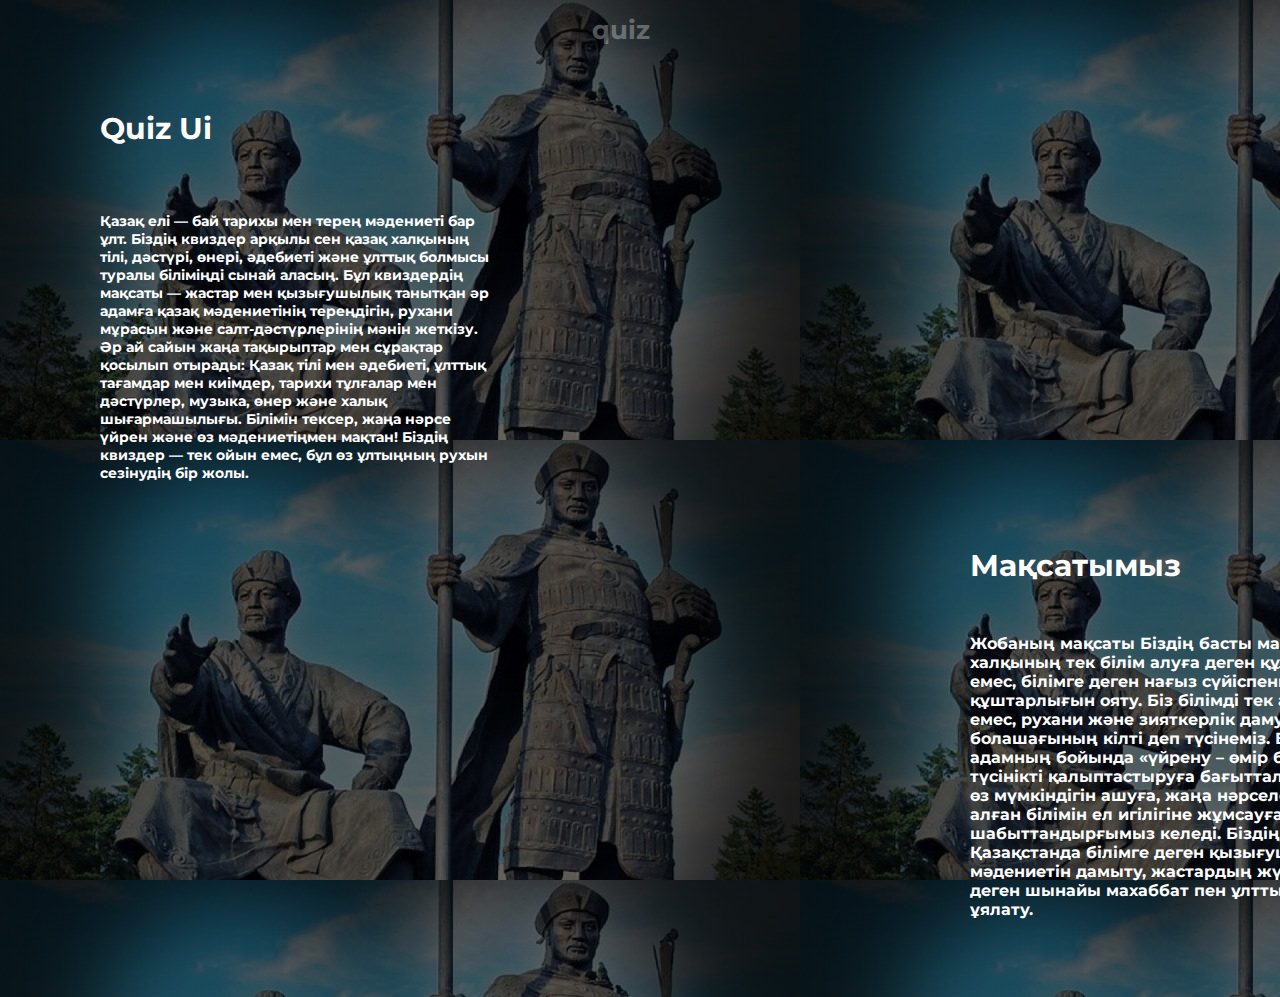
<file: index.html>
<!DOCTYPE html>
<html lang="en">

<head>
    <meta charset="UTF-8">
    <meta name="viewport" content="width=device-width, initial-scale=1.0">
    <link rel="stylesheet" href="style.css">
    <title>Document</title>
</head>

<body>
    <header id="header">
        <a href="index.html">main</a>
        <a href="./pages/quiz.html">quiz</a>
        <a href="./pages/practise.html">practise</a>
    </header>
    <div class="phone-menu">
        <div class="hamburger-menu">
            <input id="menu__toggle" type="checkbox" />
            <label class="menu__btn" for="menu__toggle">
                <span></span>
            </label>
            <ul class="menu__box">
                <li><a class="menu__item" href="index.html">main</a></li>
                <li><a class="menu__item" href="./pages/quiz.html">quiz</a></li>
                <li><a class="menu__item" href="./pages/practise.html">practise</a></li>
            </ul>
        </div>
    </div>
    <div id="text">
        <p>Quiz Ui</p>
    </div>
    <main class="main-text">
        <p>Қазақ елі — бай тарихы мен терең мәдениеті бар ұлт.
            Біздің квиздер арқылы сен қазақ халқының тілі, дәстүрі, өнері, әдебиеті және ұлттық болмысы туралы біліміңді
            сынай аласың.

            Бұл квиздердің мақсаты — жастар мен қызығушылық танытқан әр адамға
            қазақ мәдениетінің тереңдігін, рухани мұрасын және салт-дәстүрлерінің мәнін жеткізу.

            Әр ай сайын жаңа тақырыптар мен сұрақтар қосылып отырады:

            Қазақ тілі мен әдебиеті,

            ұлттық тағамдар мен киімдер,

            тарихи тұлғалар мен дәстүрлер,

            музыка, өнер және халық шығармашылығы.

            Білімін тексер, жаңа нәрсе үйрен және өз мәдениетіңмен мақтан!
            Біздің квиздер — тек ойын емес, бұл өз ұлтыңның рухын сезінудің бір жолы.</p>
    </main>
    <div id="goals">    
        <h3>Мақсатымыз</h3>
        <p>
            Жобаның мақсаты
            Біздің басты мақсатымыз – қазақ халқының тек білім алуға деген құлшынысын ғана емес, білімге деген нағыз
            сүйіспеншілігі мен құштарлығын ояту.
            Біз білімді тек ақпарат көзі ретінде емес, рухани және зияткерлік дамудың тірегі, ұлт болашағының кілті деп
            түсінеміз.
            Бұл жоба – әрбір адамның бойында «үйрену – өмір бойғы саяхат» деген түсінікті қалыптастыруға бағытталған.
            Біз адамдарды өз мүмкіндігін ашуға, жаңа нәрселерді зерттеуге және алған білімін ел игілігіне жұмсауға
            шабыттандырғымыз келеді.
            Біздің арманымыз – Қазақстанда білімге деген қызығушылық пен ізденіс мәдениетін дамыту,
            жастардың жүрегінде білімге деген шынайы махаббат пен ұлттық мақтаныш сезімін ұялату.
        </p>
    </div>
</body>

</html>
</file>
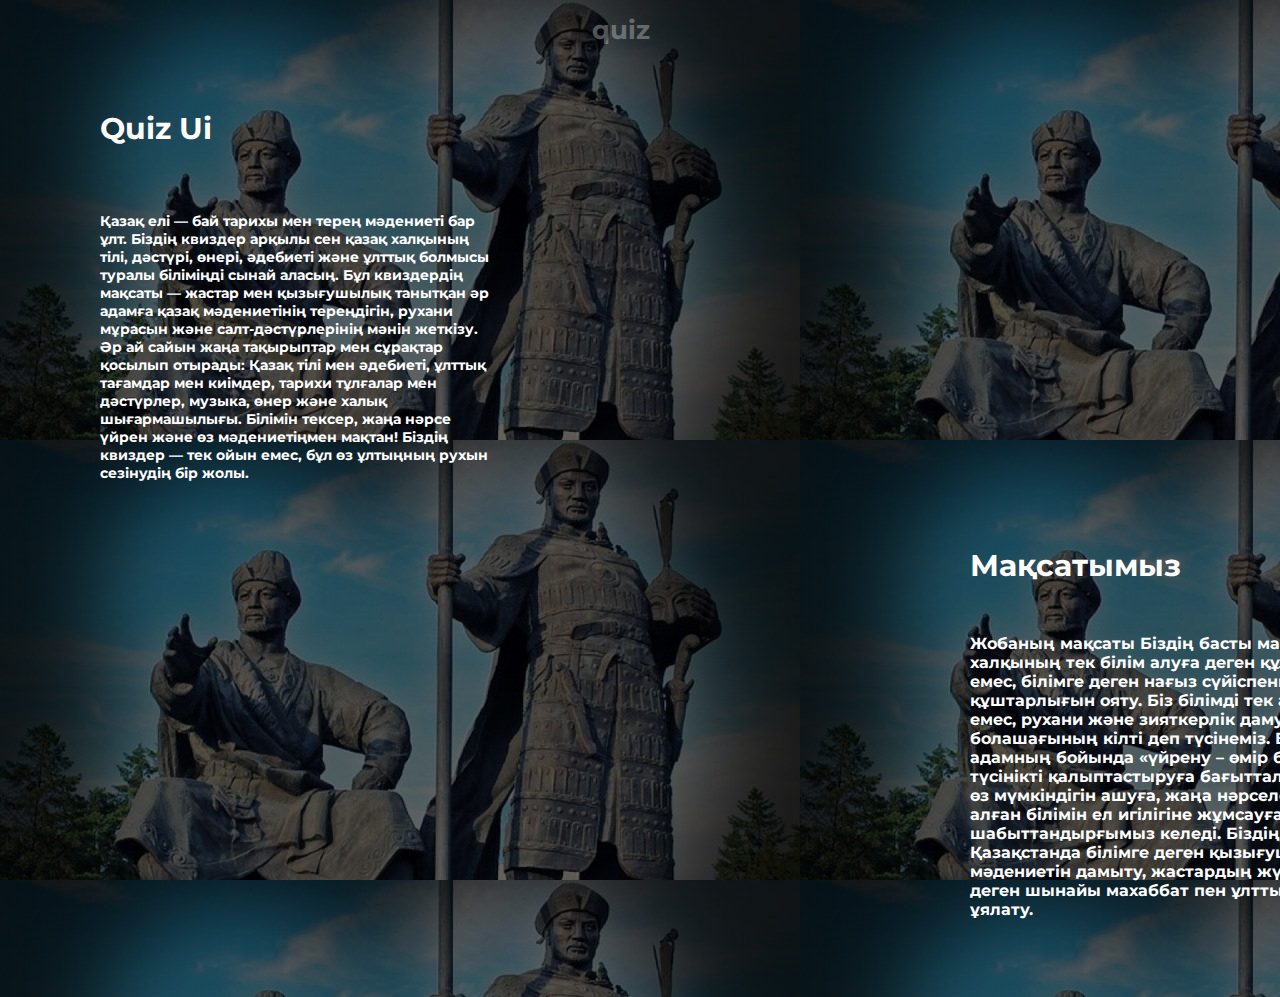
<file: Quiz_site/index.html>
<!DOCTYPE html>
<html lang="en">

<head>
    <meta charset="UTF-8">
    <meta name="viewport" content="width=device-width, initial-scale=1.0">
    <link rel="stylesheet" href="style.css">
    <title>Quiz Bot Site</title>
</head>

<body>
    <header id="header">
        <a href="index.html">main</a>
        <a href="./pages/quiz.html">quiz</a>
        <a href="./pages/practise.html">practise</a>
    </header>
    <div class="phone-menu">
        <div class="hamburger-menu">
            <input id="menu__toggle" type="checkbox" />
            <label class="menu__btn" for="menu__toggle">
                <span></span>
            </label>
            <ul class="menu__box">
                <li><a class="menu__item" href="index.html">main</a></li>
                <li><a class="menu__item" href="./pages/quiz.html">quiz</a></li>
                <li><a class="menu__item" href="./pages/practise.html">practise</a></li>
            </ul>
        </div>
    </div>
    <div id="text">
        <p>Quiz Ui</p>
    </div>
    <main class="main-text">
        <p>Қазақ елі — бай тарихы мен терең мәдениеті бар ұлт.
            Біздің квиздер арқылы сен қазақ халқының тілі, дәстүрі, өнері, әдебиеті және ұлттық болмысы туралы біліміңді
            сынай аласың.

            Бұл квиздердің мақсаты — жастар мен қызығушылық танытқан әр адамға
            қазақ мәдениетінің тереңдігін, рухани мұрасын және салт-дәстүрлерінің мәнін жеткізу.

            Әр ай сайын жаңа тақырыптар мен сұрақтар қосылып отырады:

            Қазақ тілі мен әдебиеті,

            ұлттық тағамдар мен киімдер,

            тарихи тұлғалар мен дәстүрлер,

            музыка, өнер және халық шығармашылығы.

            Білімін тексер, жаңа нәрсе үйрен және өз мәдениетіңмен мақтан!
            Біздің квиздер — тек ойын емес, бұл өз ұлтыңның рухын сезінудің бір жолы.</p>
    </main>
    <div id="goals">    
        <h3>Мақсатымыз</h3>
        <p>
            Жобаның мақсаты
            Біздің басты мақсатымыз – қазақ халқының тек білім алуға деген құлшынысын ғана емес, білімге деген нағыз
            сүйіспеншілігі мен құштарлығын ояту.
            Біз білімді тек ақпарат көзі ретінде емес, рухани және зияткерлік дамудың тірегі, ұлт болашағының кілті деп
            түсінеміз.
            Бұл жоба – әрбір адамның бойында «үйрену – өмір бойғы саяхат» деген түсінікті қалыптастыруға бағытталған.
            Біз адамдарды өз мүмкіндігін ашуға, жаңа нәрселерді зерттеуге және алған білімін ел игілігіне жұмсауға
            шабыттандырғымыз келеді.
            Біздің арманымыз – Қазақстанда білімге деген қызығушылық пен ізденіс мәдениетін дамыту,
            жастардың жүрегінде білімге деген шынайы махаббат пен ұлттық мақтаныш сезімін ұялату.
        </p>
    </div>
</body>


</html>
</file>
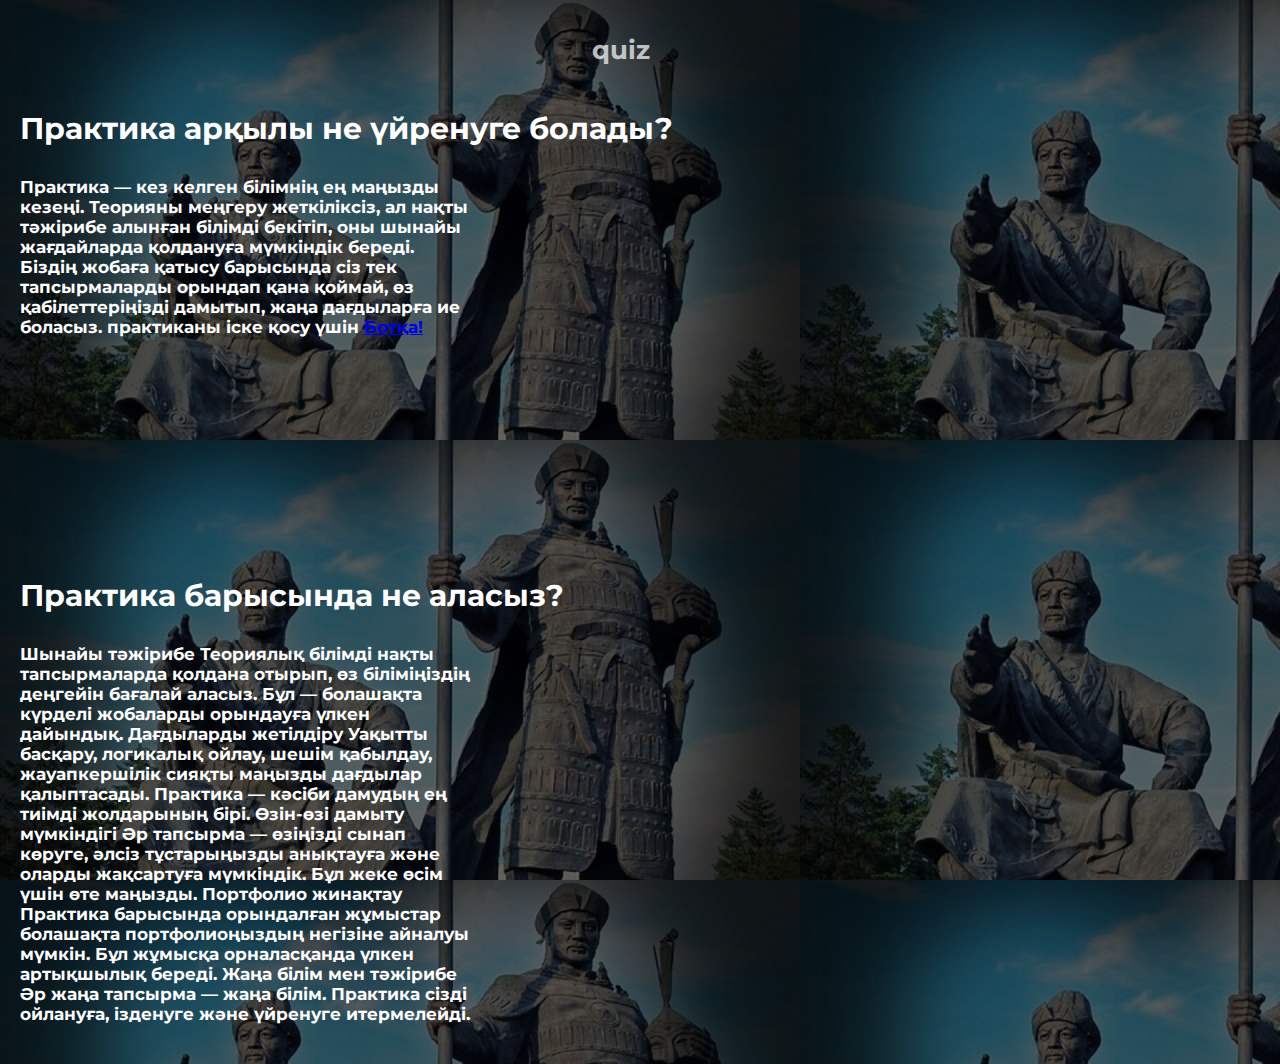
<file: pages/practise.html>
<!DOCTYPE html>
<html lang="en">

<head>
    <meta charset="UTF-8">
    <meta name="viewport" content="width=device-width, initial-scale=1.0">
    <link rel="stylesheet" href="practise.css">
    <title>Document</title>
</head>

<body>
    <header id="header">
        <a href="../index.html">main</a>
        <a href="quiz.html">quiz</a>
        <a href="#">practise</a>
    </header>

    <div class="hamburger-menu">
        <input id="menu__toggle" type="checkbox" />
        <label class="menu__btn" for="menu__toggle">
            <span></span>
        </label>
        <ul class="menu__box">
            <li><a class="menu__item" href="../index.html">main</a></li>
            <li><a class="menu__item" href="quiz.html">quiz</a></li>
            <li><a class="menu__item" href="./practise.html">practise</a></li>
        </ul>
    </div>

    <main>
        <h3 class="title">Практика арқылы не үйренуге болады?</h3>
        <p class="main-text">

            Практика — кез келген білімнің ең маңызды кезеңі. Теорияны меңгеру жеткіліксіз, ал нақты тәжірибе алынған
            білімді бекітіп, оны шынайы жағдайларда қолдануға мүмкіндік береді. Біздің жобаға қатысу барысында сіз тек
            тапсырмаларды орындап қана қоймай, өз қабілеттеріңізді дамытып, жаңа дағдыларға ие боласыз.
            практиканы іске қосу үшін <a href="https://t.me/HomeQuizbot">Ботқа!</a>
        </p>

        <h3 class="title">Практика барысында не аласыз?</h3>
        <p class="main-text">

            Шынайы тәжірибе
            Теориялық білімді нақты тапсырмаларда қолдана отырып, өз біліміңіздің деңгейін бағалай аласыз. Бұл —
            болашақта күрделі жобаларды орындауға үлкен дайындық.

            Дағдыларды жетілдіру
            Уақытты басқару, логикалық ойлау, шешім қабылдау, жауапкершілік сияқты маңызды дағдылар қалыптасады.
            Практика — кәсіби дамудың ең тиімді жолдарының бірі.

            Өзін-өзі дамыту мүмкіндігі
            Әр тапсырма — өзіңізді сынап көруге, әлсіз тұстарыңызды анықтауға және оларды жақсартуға мүмкіндік. Бұл
            жеке
            өсім үшін өте маңызды.

            Портфолио жинақтау
            Практика барысында орындалған жұмыстар болашақта портфолиоңыздың негізіне айналуы мүмкін. Бұл жұмысқа
            орналасқанда үлкен артықшылық береді.

            Жаңа білім мен тәжірибе
            Әр жаңа тапсырма — жаңа білім. Практика сізді ойлануға, ізденуге және үйренуге итермелейді.
        </p>
    </main>

</body>

</html>
</file>
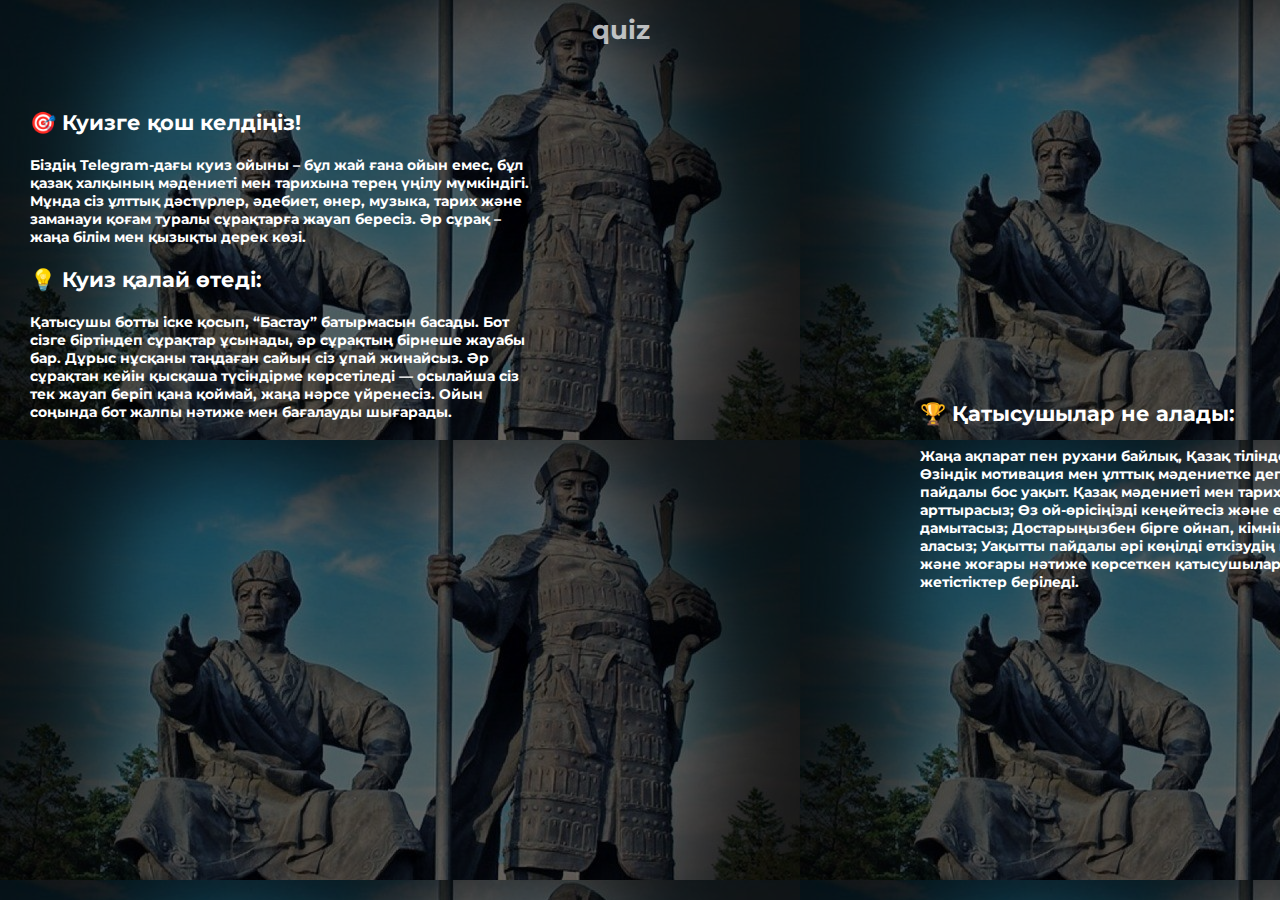
<file: pages/quiz.html>
<!DOCTYPE html>
<html lang="en">

<head>
    <meta charset="UTF-8">
    <meta name="viewport" content="width=device-width, initial-scale=1.0">
    <link rel="stylesheet" href="quiz.css">
    <title>Document</title>
</head>

<body>
    <header id="header">
        <a href="../index.html">main</a>
        <a href="quiz.html">quiz</a>
        <a href="practise.html">practise</a>
    </header>

    <div class="hamburger-menu">
        <input id="menu__toggle" type="checkbox" />
        <label class="menu__btn" for="menu__toggle">
            <span></span>
        </label>
        <ul class="menu__box">
            <li><a class="menu__item" href="../index.html">main</a></li>
            <li><a class="menu__item" href="quiz.html">quiz</a></li>
            <li><a class="menu__item" href="./practise.html">practise</a></li>
        </ul>
    </div>
    
    <main id="top-text">
        <p class="quiz-des">🎯 Куизге қош келдіңіз!</p>
        <p class="text-conf">
            Біздің Telegram-дағы куиз ойыны – бұл жай ғана ойын емес, бұл қазақ халқының мәдениеті мен тарихына терең
            үңілу мүмкіндігі.
            Мұнда сіз ұлттық дәстүрлер, әдебиет, өнер, музыка, тарих және заманауи қоғам туралы сұрақтарға жауап
            бересіз.
            Әр сұрақ – жаңа білім мен қызықты дерек көзі.</p>
            <p class="quiz-des">💡 Куиз қалай өтеді:</p>

            <p class="text-conf">Қатысушы ботты іске қосып, “Бастау” батырмасын басады.

            Бот сізге біртіндеп сұрақтар ұсынады, әр сұрақтың бірнеше жауабы бар.

            Дұрыс нұсқаны таңдаған сайын сіз ұпай жинайсыз.

            Әр сұрақтан кейін қысқаша түсіндірме көрсетіледі — осылайша сіз тек жауап беріп қана қоймай, жаңа нәрсе
            үйренесіз.

            Ойын соңында бот жалпы нәтиже мен бағалауды шығарады.</p>
    </main>
    <div id="bottom-text">
        <p class="quiz-des">🏆 Қатысушылар не алады:</p>
        <p class="text-conf">
            Жаңа ақпарат пен рухани байлық,

            Қазақ тіліндегі білімін жетілдіру мүмкіндігі,

            Өзіндік мотивация мен ұлттық мәдениетке деген сүйіспеншілік,

            Қызықты әрі пайдалы бос уақыт.
            Қазақ мәдениеті мен тарихы туралы біліміңізді арттырасыз;

            Өз ой-өрісіңізді кеңейтесіз және есте сақтау қабілетіңізді дамытасыз;

            Достарыңызбен бірге ойнап, кімнің білімі жоғары екенін анықтай аласыз;

            Уақытты пайдалы әрі көңілді өткізудің керемет тәсілі;

            Ең белсенді және жоғары нәтиже көрсеткен қатысушыларға марапаттар мен виртуалды жетістіктер беріледі.
        </p>
    </div>
</body>

</html>
</file>
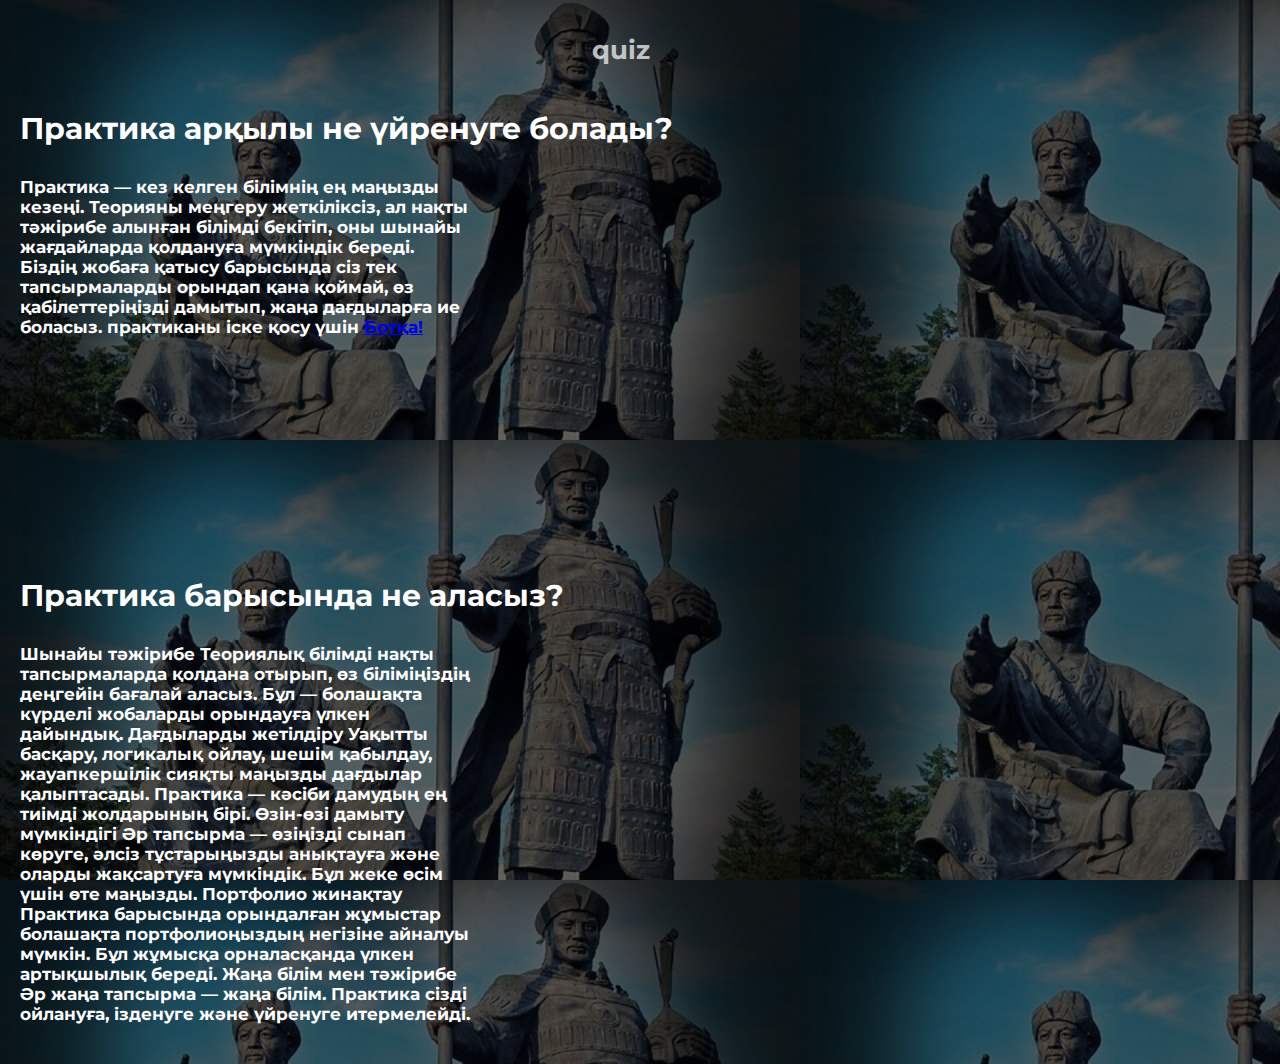
<file: Quiz_site/pages/practise.html>
<!DOCTYPE html>
<html lang="en">

<head>
    <meta charset="UTF-8">
    <meta name="viewport" content="width=device-width, initial-scale=1.0">
    <link rel="stylesheet" href="practise.css">
    <title>Quiz Bot Site</title>
</head>

<body>
    <header id="header">
        <a href="../index.html">main</a>
        <a href="quiz.html">quiz</a>
        <a href="#">practise</a>
    </header>

    <div class="hamburger-menu">
        <input id="menu__toggle" type="checkbox" />
        <label class="menu__btn" for="menu__toggle">
            <span></span>
        </label>
        <ul class="menu__box">
            <li><a class="menu__item" href="../index.html">main</a></li>
            <li><a class="menu__item" href="quiz.html">quiz</a></li>
            <li><a class="menu__item" href="./practise.html">practise</a></li>
        </ul>
    </div>

    <main>
        <h3 class="title">Практика арқылы не үйренуге болады?</h3>
        <p class="main-text">

            Практика — кез келген білімнің ең маңызды кезеңі. Теорияны меңгеру жеткіліксіз, ал нақты тәжірибе алынған
            білімді бекітіп, оны шынайы жағдайларда қолдануға мүмкіндік береді. Біздің жобаға қатысу барысында сіз тек
            тапсырмаларды орындап қана қоймай, өз қабілеттеріңізді дамытып, жаңа дағдыларға ие боласыз.
            практиканы іске қосу үшін <a href="https://t.me/HomeQuizbot">Ботқа!</a>
        </p>

        <h3 class="title">Практика барысында не аласыз?</h3>
        <p class="main-text">

            Шынайы тәжірибе
            Теориялық білімді нақты тапсырмаларда қолдана отырып, өз біліміңіздің деңгейін бағалай аласыз. Бұл —
            болашақта күрделі жобаларды орындауға үлкен дайындық.

            Дағдыларды жетілдіру
            Уақытты басқару, логикалық ойлау, шешім қабылдау, жауапкершілік сияқты маңызды дағдылар қалыптасады.
            Практика — кәсіби дамудың ең тиімді жолдарының бірі.

            Өзін-өзі дамыту мүмкіндігі
            Әр тапсырма — өзіңізді сынап көруге, әлсіз тұстарыңызды анықтауға және оларды жақсартуға мүмкіндік. Бұл
            жеке
            өсім үшін өте маңызды.

            Портфолио жинақтау
            Практика барысында орындалған жұмыстар болашақта портфолиоңыздың негізіне айналуы мүмкін. Бұл жұмысқа
            орналасқанда үлкен артықшылық береді.

            Жаңа білім мен тәжірибе
            Әр жаңа тапсырма — жаңа білім. Практика сізді ойлануға, ізденуге және үйренуге итермелейді.
        </p>
    </main>

</body>


</html>
</file>
<file: style.css>
@font-face {
        font-family: "Montserrat";
        src: url("./Montserrat-Bold.woff2") format("woff2");

    }

    body {
        background:
            linear-gradient(rgba(0, 0, 0, 0.6), rgba(0, 0, 0, 0.6)),
            url("./background.jpg");
        margin: 0;
        padding: 0;

    }

    @media (min-width: 960px) {
        #header {
            display: flex;
            gap: 80vh;
            width: 100%;
            height: 60px;
            align-items: center;
            justify-content: center;
        }

        #header a {
            text-decoration: none;
            color: white;
            font-size: 26px;
            font-family: "Montserrat";
            background: none;
            opacity: 0.3;
        }

        #header a:hover {
            opacity: 1;
        }

        .main-text {
            margin-left: 100px;
            margin-top: 50px;
            width: 400px;
            height: 300px;
            color: white;
            display: flex;
            align-items: center;
            justify-content: center space-around;
            font-family: "Montserrat";
            font-size: 14px;
        }

        #text {
            margin-top: 50px;
            margin-left: 100px;
            font-family: "Montserrat";
            color: white;
            font-size: 30px;
        }

        #goals {
            color: white;
            width: 500px;
            height: 250px;
            margin-left: 970px;
            font-family: "Montserrat";
            margin-bottom: 200px;
        }

        #goals h3 {
            margin-bottom: 50px;
            margin-top: 50px;
            font-size: 30px;
        }

        .hamburger-menu {
            display: none;
        }
    }

    @media (max-width: 900px) {
        #header {
            display: none;
        }

        /* скрываем чекбокс */
        #menu__toggle {
            opacity: 0;
        }

        /* стилизуем кнопку */
        .menu__btn {
            display: flex;
            /* используем flex для центрирования содержимого */
            align-items: center;
            /* центрируем содержимое кнопки */
            position: fixed;
            top: 20px;
            left: 20px;
            width: 30px;
            height: 30px;
            cursor: pointer;
            z-index: 1;
        }

        /* добавляем "гамбургер" */
        .menu__btn>span,
        .menu__btn>span::before,
        .menu__btn>span::after {
            display: block;
            position: absolute;
            width: 100%;
            height: 2px;
            background-color: #616161;
        }

        .menu__btn>span::before {
            content: '';
            top: -8px;
        }

        .menu__btn>span::after {
            content: '';
            top: 8px;
        }

        /* контейнер меню */
        .menu__box {
            display: block;
            position: fixed;
            visibility: hidden;
            top: 0;
            left: -100%;
            width: 300px;
            height: 100%;
            margin: 0;
            padding: 80px 0;
            list-style: none;
            text-align: center;
            background-color: rgba(0, 0, 0, .6);
            box-shadow: 1px 0px 6px rgba(0, 0, 0, .2);
        }

        /* элементы меню */
        .menu__item {
            display: block;
            padding: 12px 24px;
            color: #FFFF;
            font-family: 'Montserrat', sans-serif;
            font-size: 25px;
            font-weight: 600;
            text-decoration: none;
        }

        .menu__item:hover {
            background-color: #CFD8DC;
        }

        #menu__toggle:checked~.menu__btn>span {
            transform: rotate(45deg);
        }

        #menu__toggle:checked~.menu__btn>span::before {
            top: 0;
            transform: rotate(0);
        }

        #menu__toggle:checked~.menu__btn>span::after {
            top: 0;
            transform: rotate(90deg);
        }

        #menu__toggle:checked~.menu__box {
            visibility: visible;
            left: 0;
        }

        .menu__btn>span,
        .menu__btn>span::before,
        .menu__btn>span::after {
            transition-duration: .25s;
        }

        .menu__box {
            transition-duration: .25s;
        }

        .menu__item {
            transition-duration: .25s;
        }

        .main-text {
            color: white;
            font-family: "Montserrat";
            font-size: 15px;
            padding: 15px;
        }

        #text {
            margin-top: 50px;
            font-family: "Montserrat";
            color: white;
            font-size: 35px;
            margin-left: 10px;
        }

        #goals {
            color: white;
            font-family: "Montserrat";
            font-size: 15px;
            padding: 15px;
        }

        #goals h3 {
            font-size: 35px;
            margin-top: 70px;

        }
    }
</file>
<file: Quiz_site/style.css>
@font-face {
        font-family: "Montserrat";
        src: url("./Montserrat-Bold.woff2") format("woff2");

    }

    body {
        background:
            linear-gradient(rgba(0, 0, 0, 0.6), rgba(0, 0, 0, 0.6)),
            url("./background.jpg");
        margin: 0;
        padding: 0;

    }

    @media (min-width: 960px) {
        #header {
            display: flex;
            gap: 80vh;
            width: 100%;
            height: 60px;
            align-items: center;
            justify-content: center;
        }

        #header a {
            text-decoration: none;
            color: white;
            font-size: 26px;
            font-family: "Montserrat";
            background: none;
            opacity: 0.3;
        }

        #header a:hover {
            opacity: 1;
        }

        .main-text {
            margin-left: 100px;
            margin-top: 50px;
            width: 400px;
            height: 300px;
            color: white;
            display: flex;
            align-items: center;
            justify-content: center space-around;
            font-family: "Montserrat";
            font-size: 14px;
        }

        #text {
            margin-top: 50px;
            margin-left: 100px;
            font-family: "Montserrat";
            color: white;
            font-size: 30px;
        }

        #goals {
            color: white;
            width: 500px;
            height: 250px;
            margin-left: 970px;
            font-family: "Montserrat";
            margin-bottom: 200px;
        }

        #goals h3 {
            margin-bottom: 50px;
            margin-top: 50px;
            font-size: 30px;
        }

        .hamburger-menu {
            display: none;
        }
    }

    @media (max-width: 900px) {
        #header {
            display: none;
        }

        /* скрываем чекбокс */
        #menu__toggle {
            opacity: 0;
        }

        /* стилизуем кнопку */
        .menu__btn {
            display: flex;
            /* используем flex для центрирования содержимого */
            align-items: center;
            /* центрируем содержимое кнопки */
            position: fixed;
            top: 20px;
            left: 20px;
            width: 30px;
            height: 30px;
            cursor: pointer;
            z-index: 1;
        }

        /* добавляем "гамбургер" */
        .menu__btn>span,
        .menu__btn>span::before,
        .menu__btn>span::after {
            display: block;
            position: absolute;
            width: 100%;
            height: 2px;
            background-color: #616161;
        }

        .menu__btn>span::before {
            content: '';
            top: -8px;
        }

        .menu__btn>span::after {
            content: '';
            top: 8px;
        }

        /* контейнер меню */
        .menu__box {
            display: block;
            position: fixed;
            visibility: hidden;
            top: 0;
            left: -100%;
            width: 300px;
            height: 100%;
            margin: 0;
            padding: 80px 0;
            list-style: none;
            text-align: center;
            background-color: rgba(0, 0, 0, .6);
            box-shadow: 1px 0px 6px rgba(0, 0, 0, .2);
        }

        /* элементы меню */
        .menu__item {
            display: block;
            padding: 12px 24px;
            color: #FFFF;
            font-family: 'Montserrat', sans-serif;
            font-size: 25px;
            font-weight: 600;
            text-decoration: none;
        }

        .menu__item:hover {
            background-color: #CFD8DC;
        }

        #menu__toggle:checked~.menu__btn>span {
            transform: rotate(45deg);
        }

        #menu__toggle:checked~.menu__btn>span::before {
            top: 0;
            transform: rotate(0);
        }

        #menu__toggle:checked~.menu__btn>span::after {
            top: 0;
            transform: rotate(90deg);
        }

        #menu__toggle:checked~.menu__box {
            visibility: visible;
            left: 0;
        }

        .menu__btn>span,
        .menu__btn>span::before,
        .menu__btn>span::after {
            transition-duration: .25s;
        }

        .menu__box {
            transition-duration: .25s;
        }

        .menu__item {
            transition-duration: .25s;
        }

        .main-text {
            color: white;
            font-family: "Montserrat";
            font-size: 15px;
            padding: 15px;
        }

        #text {
            margin-top: 50px;
            font-family: "Montserrat";
            color: white;
            font-size: 35px;
            margin-left: 10px;
        }

        #goals {
            color: white;
            font-family: "Montserrat";
            font-size: 15px;
            padding: 15px;
        }

        #goals h3 {
            font-size: 35px;
            margin-top: 70px;

        }
    }
</file>
<file: pages/practise.css>
@font-face {
        font-family: "Montserrat";
        src: url("../Montserrat-Bold.woff2") format("woff2");

    }

    body {
        background:
            linear-gradient(rgba(0, 0, 0, 0.6), rgba(0, 0, 0, 0.6)),
            url("../background.jpg");
        margin: 0;
        padding: 20px;

    }

    @media (max-width: 960px) {

        .title {
            color: white;
            font-family: "Montserrat";
            font-size: 30px;
        }

        #header {
            display: none;
        }

        /* скрываем чекбокс */
        #menu__toggle {
            opacity: 0;
        }

        /* стилизуем кнопку */
        .menu__btn {
            display: flex;
            /* используем flex для центрирования содержимого */
            align-items: center;
            /* центрируем содержимое кнопки */
            position: fixed;
            top: 20px;
            left: 20px;
            width: 30px;
            height: 30px;
            cursor: pointer;
            z-index: 1;
        }

        /* добавляем "гамбургер" */
        .menu__btn>span,
        .menu__btn>span::before,
        .menu__btn>span::after {
            display: block;
            position: absolute;
            width: 100%;
            height: 2px;
            background-color: #616161;
        }

        .menu__btn>span::before {
            content: '';
            top: -8px;
        }

        .menu__btn>span::after {
            content: '';
            top: 8px;
        }

        /* контейнер меню */
        .menu__box {
            display: block;
            position: fixed;
            visibility: hidden;
            top: 0;
            left: -100%;
            width: 300px;
            height: 100%;
            margin: 0;
            padding: 80px 0;
            list-style: none;
            text-align: center;
            background-color: rgba(0, 0, 0, .6);
            box-shadow: 1px 0px 6px rgba(0, 0, 0, .2);
        }

        /* элементы меню */
        .menu__item {
            display: block;
            padding: 12px 24px;
            color: #FFFF;
            font-family: 'Montserrat', sans-serif;
            font-size: 20px;
            font-weight: 600;
            text-decoration: none;
        }

        .menu__item:hover {
            background-color: #CFD8DC;
        }

        #menu__toggle:checked~.menu__btn>span {
            transform: rotate(45deg);
        }

        #menu__toggle:checked~.menu__btn>span::before {
            top: 0;
            transform: rotate(0);
        }

        #menu__toggle:checked~.menu__btn>span::after {
            top: 0;
            transform: rotate(90deg);
        }

        #menu__toggle:checked~.menu__box {
            visibility: visible;
            left: 0;
        }

        .menu__btn>span,
        .menu__btn>span::before,
        .menu__btn>span::after {
            transition-duration: .25s;
        }

        .menu__box {
            transition-duration: .25s;
        }

        .menu__item {
            transition-duration: .25s;
        }

        .main-text {
            color: white;
            font-size: 15px;
            font-family: "Montserrat";
        }
    }

    @media (min-width: 970px) {

        .title {
            color: white;
            font-family: "Montserrat";
        }

        .hamburger-menu {
            display: none;
        }

        #header {
            display: flex;
            gap: 80vh;
            width: 100%;
            height: 60px;
            align-items: center;
            justify-content: center;
        }

        #header a {
            text-decoration: none;
            color: white;
            font-size: 26px;
            font-family: "Montserrat";
            background: none;
            opacity: 0.7;
        }

        #header a:hover {
            opacity: 1;
        }

        .main-text {
            color: white;
            font-size: 17px;
            font-family: "Montserrat";
            width: 450px;
            height: 200px;
            margin-bottom: 200px;
            animation: opac 3s;
        }

        @keyframes opac {
            from {
                opacity: 0;
            }

            to {
                opacity: 1;
            }
        }


        .title {
            font-size: 30px;
        }

    }
</file>
<file: pages/quiz.css>
@font-face {
        font-family: "Montserrat";
        src: url("../Montserrat-Bold.woff2") format("woff2");

    }

    body {
        background:
            linear-gradient(rgba(0, 0, 0, 0.6), rgba(0, 0, 0, 0.6)),
            url("../background.jpg");
        margin: 0;
        padding: 0;

    }

    @media (min-width: 960px) {

            #header {
                display: flex;
                gap: 80vh;
                width: 100%;
                height: 60px;
                align-items: center;
                justify-content: center;
            }

            #header a {
                text-decoration: none;
                color: white;
                font-size: 26px;
                font-family: "Montserrat";
                background: none;
                opacity: 0.7;
            }

            #header a:hover {
                opacity: 1;
            }

        #top-text {
            width: 500px;
            height: 200px;
            margin-left: 30px;
            margin-top: 50px;
            font-family: "Montserrat";
            color: white;
            font-size: 14px;
        }

        #bottom-text {
            width: 600px;
            height: 200px;
            margin-left: 900px;
            margin-top: 50px;
            font-family: "Montserrat";
            color: white;
            padding: 20px;
            font-size: 14px;
        }

        .quiz-des {
            font-size: 21px;
        }

        #quiz-des {
            font-size: 21px;
            margin-top: 400px;
        }

        #mid-text {
            margin-bottom: 200px;
        }


        .hamburger-menu {
            display: none;
        }



    }

    @media (max-width: 900px) {

        body {
            margin: 20px;
        }

        .quiz-des {
            font-size: 30px;
            font-family: "Montserrat";
            color: white;
        }

        .text-conf {
            font-size: 15px;
            font-family: "Montserrat";
            color: #FFFFFF;
            margin-bottom: 100px;
        }

        #header {
            display: none;
        }

        /* скрываем чекбокс */
        #menu__toggle {
            opacity: 0;
        }

        /* стилизуем кнопку */
        .menu__btn {
            display: flex;
            /* используем flex для центрирования содержимого */
            align-items: center;
            /* центрируем содержимое кнопки */
            position: fixed;
            top: 20px;
            left: 20px;
            width: 30px;
            height: 30px;
            cursor: pointer;
            z-index: 1;
        }

        /* добавляем "гамбургер" */
        .menu__btn>span,
        .menu__btn>span::before,
        .menu__btn>span::after {
            display: block;
            position: absolute;
            width: 100%;
            height: 2px;
            background-color: #616161;
        }

        .menu__btn>span::before {
            content: '';
            top: -8px;
        }

        .menu__btn>span::after {
            content: '';
            top: 8px;
        }

        /* контейнер меню */
        .menu__box {
            display: block;
            position: fixed;
            visibility: hidden;
            top: 0;
            left: -100%;
            width: 300px;
            height: 100%;
            margin: 0;
            padding: 80px 0;
            list-style: none;
            text-align: center;
            background-color: rgba(0, 0, 0, .6);
            box-shadow: 1px 0px 6px rgba(0, 0, 0, .2);
        }

        /* элементы меню */
        .menu__item {
            display: block;
            padding: 12px 24px;
            color: #FFFF;
            font-family: 'Montserrat', sans-serif;
            font-size: 20px;
            font-weight: 600;
            text-decoration: none;
        }

        .menu__item:hover {
            background-color: #CFD8DC;
        }

        #menu__toggle:checked~.menu__btn>span {
            transform: rotate(45deg);
        }

        #menu__toggle:checked~.menu__btn>span::before {
            top: 0;
            transform: rotate(0);
        }

        #menu__toggle:checked~.menu__btn>span::after {
            top: 0;
            transform: rotate(90deg);
        }

        #menu__toggle:checked~.menu__box {
            visibility: visible;
            left: 0;
        }

        .menu__btn>span,
        .menu__btn>span::before,
        .menu__btn>span::after {
            transition-duration: .25s;
        }

        .menu__box {
            transition-duration: .25s;
        }

        .menu__item {
            transition-duration: .25s;
        }
    }
</file>
<file: Quiz_site/pages/practise.css>
@font-face {
        font-family: "Montserrat";
        src: url("../Montserrat-Bold.woff2") format("woff2");

    }

    body {
        background:
            linear-gradient(rgba(0, 0, 0, 0.6), rgba(0, 0, 0, 0.6)),
            url("../background.jpg");
        margin: 0;
        padding: 20px;

    }

    @media (max-width: 960px) {

        .title {
            color: white;
            font-family: "Montserrat";
        }

        #header {
            display: none;
        }

        /* скрываем чекбокс */
        #menu__toggle {
            opacity: 0;
        }

        /* стилизуем кнопку */
        .menu__btn {
            display: flex;
            /* используем flex для центрирования содержимого */
            align-items: center;
            /* центрируем содержимое кнопки */
            position: fixed;
            top: 20px;
            left: 20px;
            width: 30px;
            height: 30px;
            cursor: pointer;
            z-index: 1;
        }

        /* добавляем "гамбургер" */
        .menu__btn>span,
        .menu__btn>span::before,
        .menu__btn>span::after {
            display: block;
            position: absolute;
            width: 100%;
            height: 2px;
            background-color: #616161;
        }

        .menu__btn>span::before {
            content: '';
            top: -8px;
        }

        .menu__btn>span::after {
            content: '';
            top: 8px;
        }

        /* контейнер меню */
        .menu__box {
            display: block;
            position: fixed;
            visibility: hidden;
            top: 0;
            left: -100%;
            width: 300px;
            height: 100%;
            margin: 0;
            padding: 80px 0;
            list-style: none;
            text-align: center;
            background-color: rgba(0, 0, 0, .6);
            box-shadow: 1px 0px 6px rgba(0, 0, 0, .2);
        }

        /* элементы меню */
        .menu__item {
            display: block;
            padding: 12px 24px;
            color: #FFFF;
            font-family: 'Montserrat', sans-serif;
            font-size: 20px;
            font-weight: 600;
            text-decoration: none;
        }

        .menu__item:hover {
            background-color: #CFD8DC;
        }

        #menu__toggle:checked~.menu__btn>span {
            transform: rotate(45deg);
        }

        #menu__toggle:checked~.menu__btn>span::before {
            top: 0;
            transform: rotate(0);
        }

        #menu__toggle:checked~.menu__btn>span::after {
            top: 0;
            transform: rotate(90deg);
        }

        #menu__toggle:checked~.menu__box {
            visibility: visible;
            left: 0;
        }

        .menu__btn>span,
        .menu__btn>span::before,
        .menu__btn>span::after {
            transition-duration: .25s;
        }

        .menu__box {
            transition-duration: .25s;
        }

        .menu__item {
            transition-duration: .25s;
        }

        .main-text {
            color: white;
            font-size: 15px;
            font-family: "Montserrat";
        }
    }

    @media (min-width: 970px) {

        .title {
            color: white;
            font-family: "Montserrat";
        }

        .hamburger-menu {
            display: none;
        }

        #header {
            display: flex;
            gap: 80vh;
            width: 100%;
            height: 60px;
            align-items: center;
            justify-content: center;
        }

        #header a {
            text-decoration: none;
            color: white;
            font-size: 26px;
            font-family: "Montserrat";
            background: none;
            opacity: 0.7;
        }

        #header a:hover {
            opacity: 1;
        }

        .main-text {
            color: white;
            font-size: 17px;
            font-family: "Montserrat";
            width: 450px;
            height: 200px;
            margin-bottom: 200px;
            animation: opac 3s;
        }

        @keyframes opac {
            from {
                opacity: 0;
            }

            to {
                opacity: 1;
            }
        }


        .title {
            font-size: 30px;
        }
    }
</file>
